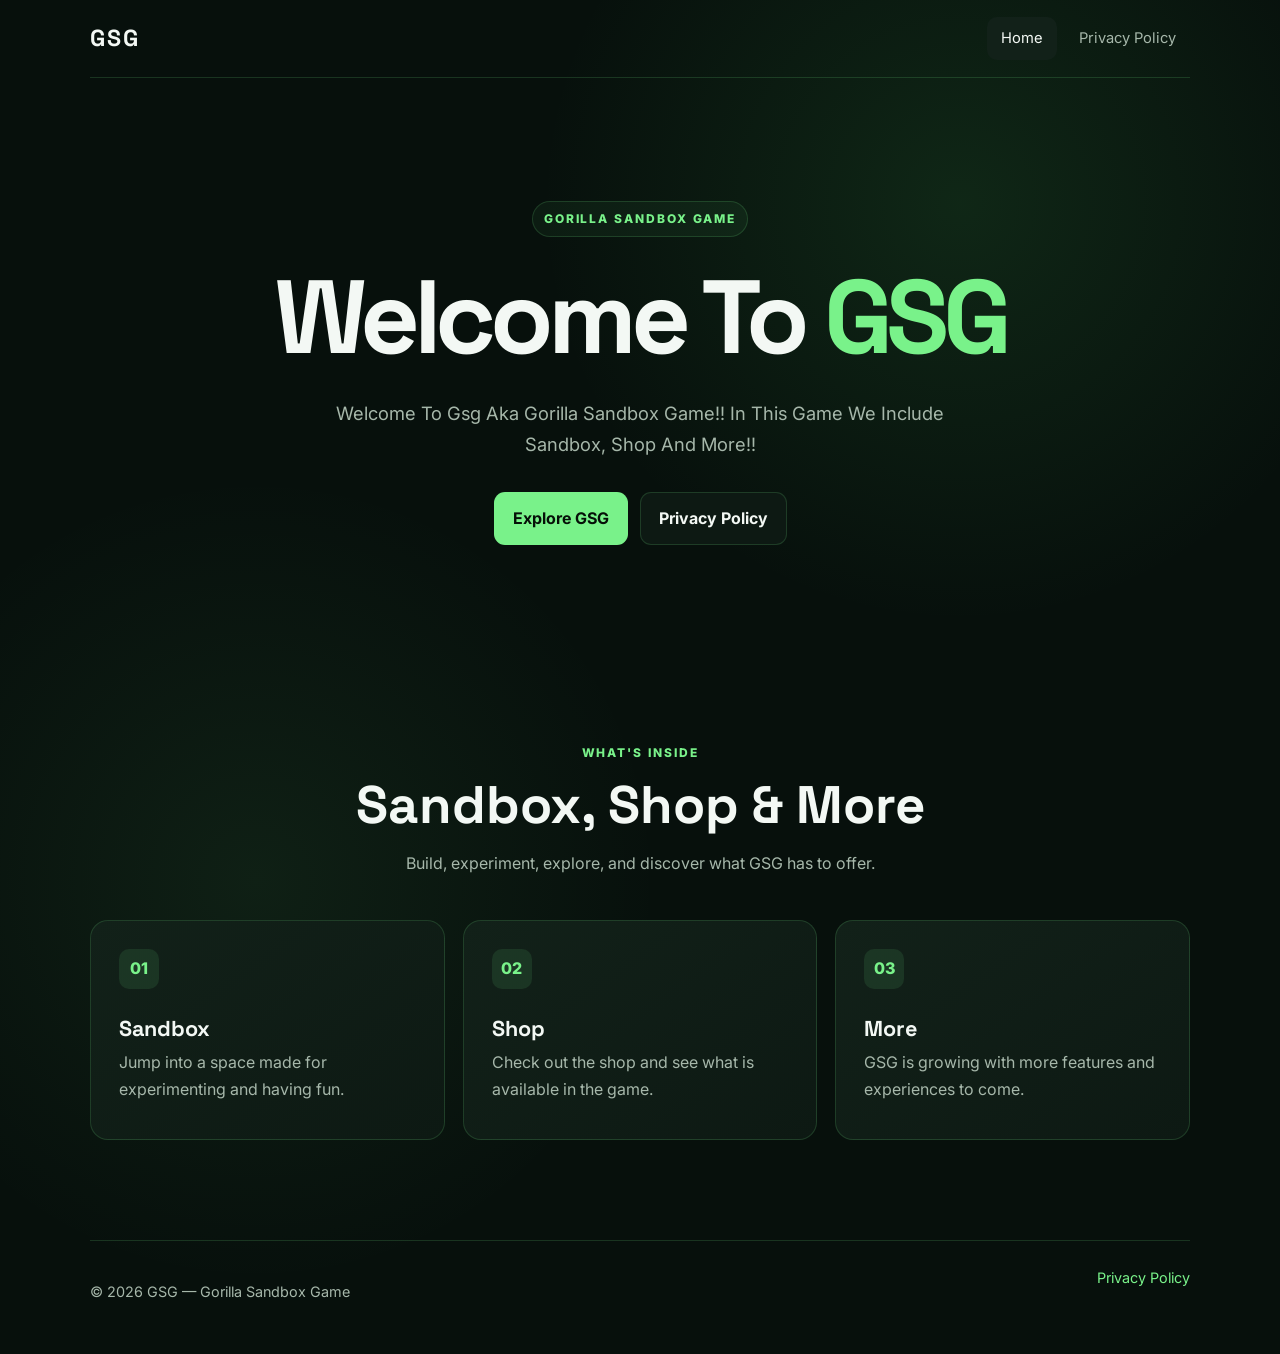
<file: index.html>
<!doctype html>
<html lang="en">
<head>
  <meta charset="UTF-8">
  <meta name="viewport" content="width=device-width, initial-scale=1.0">
  <meta name="description" content="GSG Aka Gorilla Sandbox Game — sandbox, shop and more.">
  <title>Gorilla Sandbox Game</title>
  <link rel="stylesheet" href="style.css">
</head>
<body>
  <header class="site-header">
    <a class="logo" href="index.html">GSG</a>
    <nav aria-label="Main navigation">
      <a class="active" href="index.html">Home</a>
      <a href="privacy.html">Privacy Policy</a>
    </nav>
  </header>

  <main>
    <section class="hero">
      <div class="hero-card">
        <span class="badge">GORILLA SANDBOX GAME</span>
        <h1>Welcome To <span>GSG</span></h1>
        <p>Welcome To Gsg Aka Gorilla Sandbox Game!! In This Game We Include Sandbox, Shop And More!!</p>
        <div class="buttons">
          <a class="button primary" href="#features">Explore GSG</a>
          <a class="button secondary" href="privacy.html">Privacy Policy</a>
        </div>
      </div>
    </section>

    <section id="features" class="features">
      <div class="section-heading">
        <span class="eyebrow">WHAT'S INSIDE</span>
        <h2>Sandbox, Shop &amp; More</h2>
        <p>Build, experiment, explore, and discover what GSG has to offer.</p>
      </div>
      <div class="cards">
        <article class="card">
          <div class="icon">01</div>
          <h3>Sandbox</h3>
          <p>Jump into a space made for experimenting and having fun.</p>
        </article>
        <article class="card">
          <div class="icon">02</div>
          <h3>Shop</h3>
          <p>Check out the shop and see what is available in the game.</p>
        </article>
        <article class="card">
          <div class="icon">03</div>
          <h3>More</h3>
          <p>GSG is growing with more features and experiences to come.</p>
        </article>
      </div>
    </section>
  </main>

  <footer>
    <p>© <span id="year"></span> GSG — Gorilla Sandbox Game</p>
    <a href="privacy.html">Privacy Policy</a>
  </footer>
  <script src="script.js"></script>
</body>
</html>
</file>
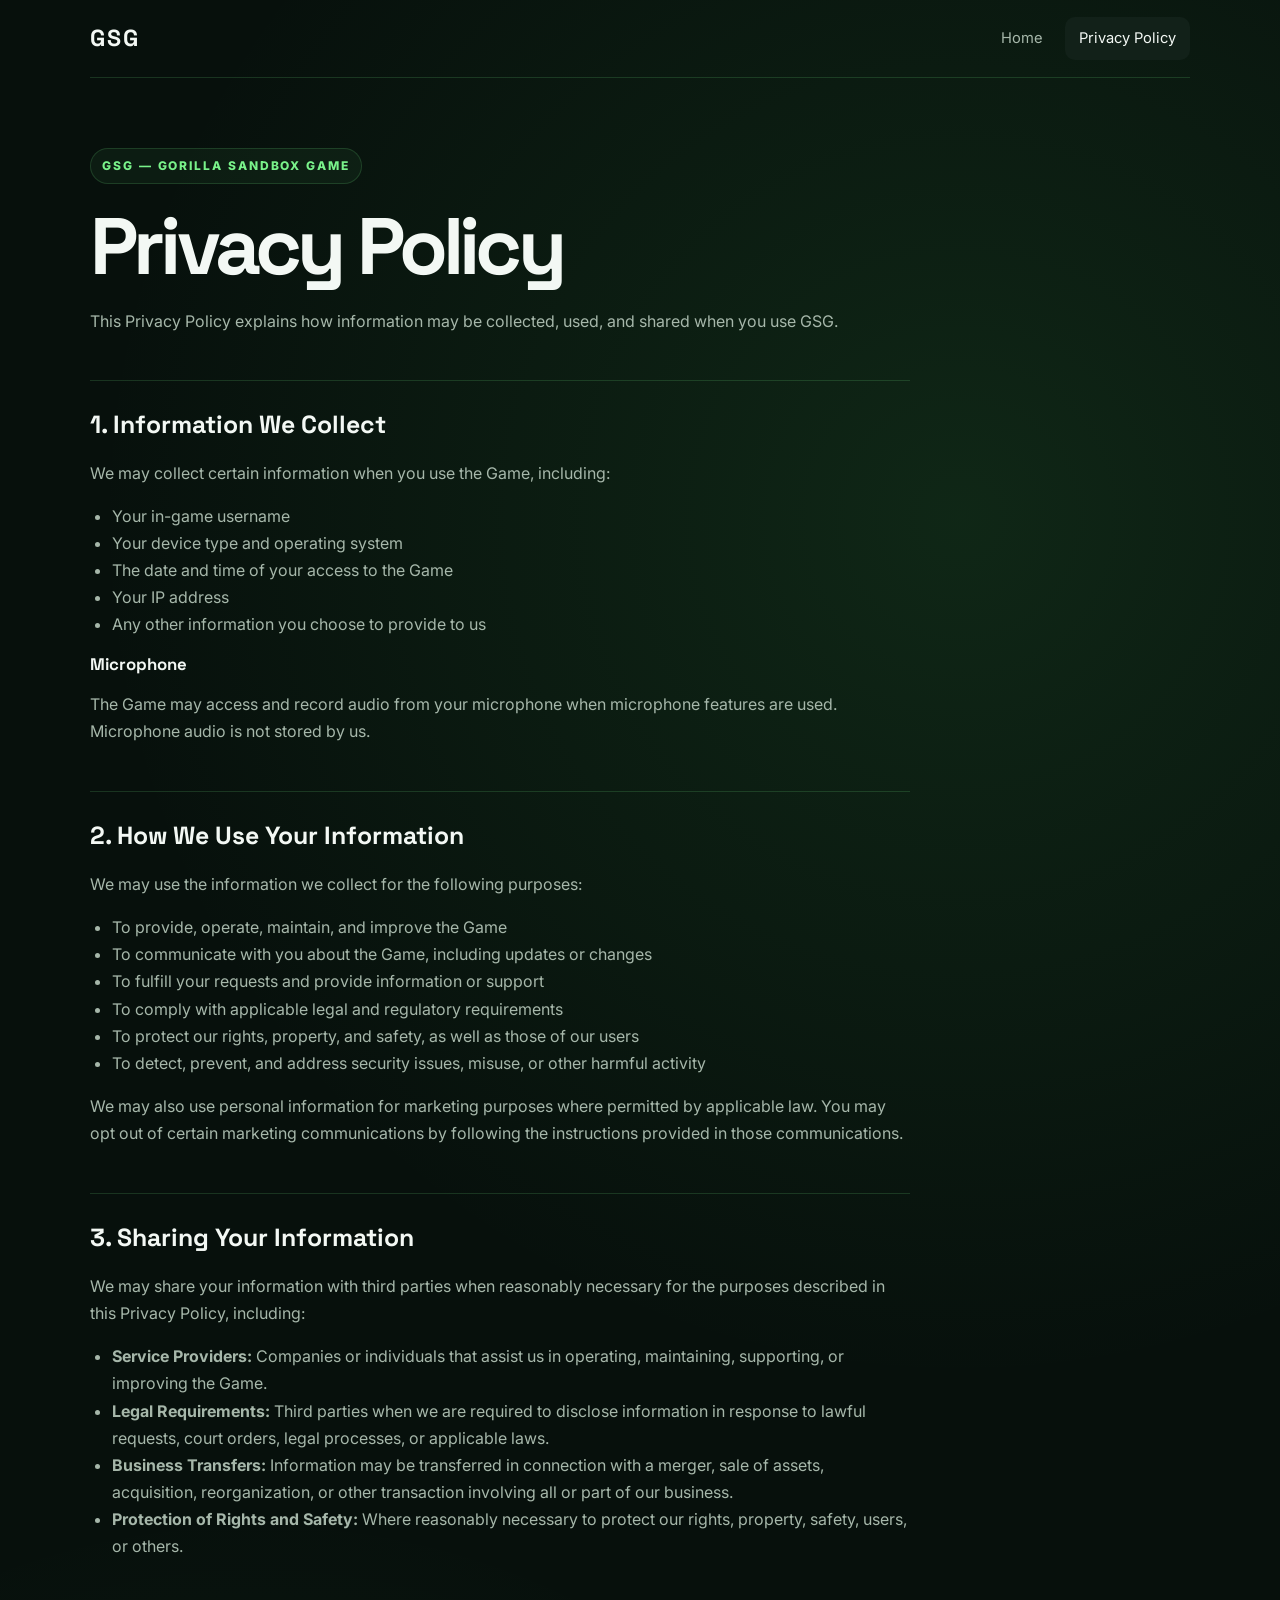
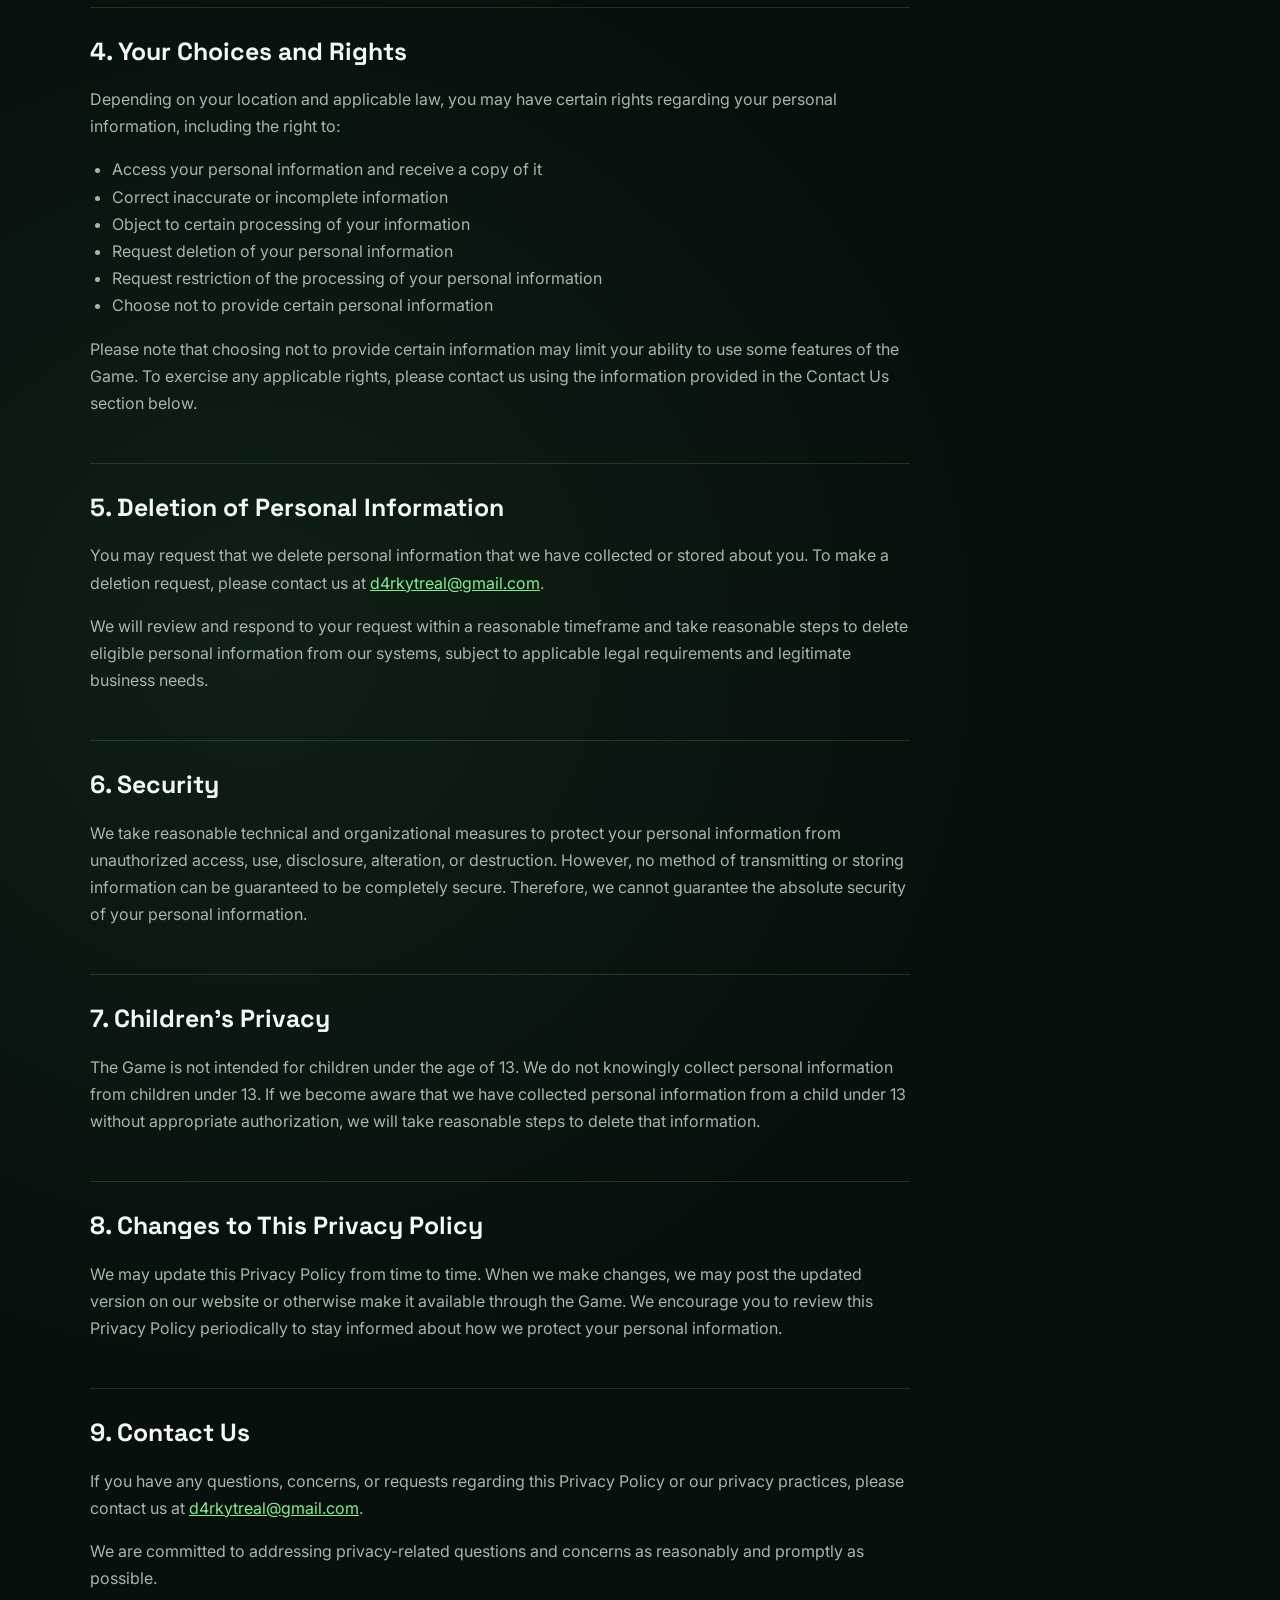
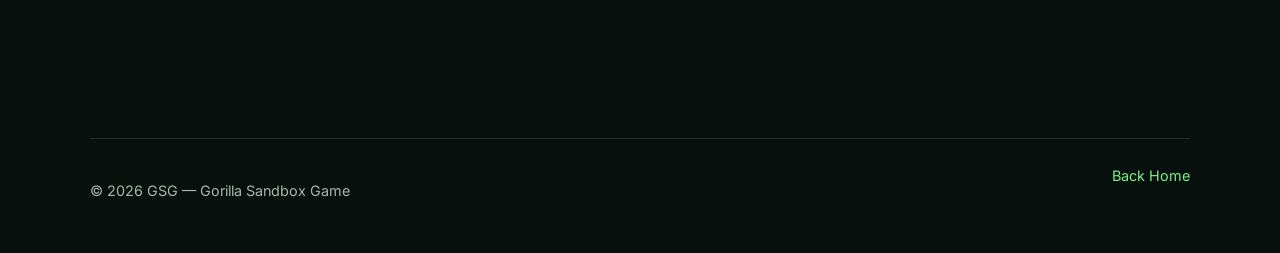
<file: privacy.html>
<!doctype html>
<html lang="en">
<head>
  <meta charset="UTF-8">
  <meta name="viewport" content="width=device-width, initial-scale=1.0">
  <title>Privacy Policy</title>
  <link rel="stylesheet" href="style.css">
</head>
<body>
  <header class="site-header">
    <a class="logo" href="index.html">GSG</a>
    <nav aria-label="Main navigation">
      <a href="index.html">Home</a>
      <a class="active" href="privacy.html">Privacy Policy</a>
    </nav>
  </header>

  <main class="policy-page">
    <div class="policy-intro">
      <span class="badge">GSG — GORILLA SANDBOX GAME</span>
      <h1>Privacy Policy</h1>
      <p>This Privacy Policy explains how information may be collected, used, and shared when you use GSG.</p>
    </div>

    <article class="policy">
      <section>
        <h2>1. Information We Collect</h2>
        <p>We may collect certain information when you use the Game, including:</p>
        <ul>
          <li>Your in-game username</li>
          <li>Your device type and operating system</li>
          <li>The date and time of your access to the Game</li>
          <li>Your IP address</li>
          <li>Any other information you choose to provide to us</li>
        </ul>
        <h3>Microphone</h3>
        <p>The Game may access and record audio from your microphone when microphone features are used. Microphone audio is not stored by us.</p>
      </section>

      <section>
        <h2>2. How We Use Your Information</h2>
        <p>We may use the information we collect for the following purposes:</p>
        <ul>
          <li>To provide, operate, maintain, and improve the Game</li>
          <li>To communicate with you about the Game, including updates or changes</li>
          <li>To fulfill your requests and provide information or support</li>
          <li>To comply with applicable legal and regulatory requirements</li>
          <li>To protect our rights, property, and safety, as well as those of our users</li>
          <li>To detect, prevent, and address security issues, misuse, or other harmful activity</li>
        </ul>
        <p>We may also use personal information for marketing purposes where permitted by applicable law. You may opt out of certain marketing communications by following the instructions provided in those communications.</p>
      </section>

      <section>
        <h2>3. Sharing Your Information</h2>
        <p>We may share your information with third parties when reasonably necessary for the purposes described in this Privacy Policy, including:</p>
        <ul>
          <li><strong>Service Providers:</strong> Companies or individuals that assist us in operating, maintaining, supporting, or improving the Game.</li>
          <li><strong>Legal Requirements:</strong> Third parties when we are required to disclose information in response to lawful requests, court orders, legal processes, or applicable laws.</li>
          <li><strong>Business Transfers:</strong> Information may be transferred in connection with a merger, sale of assets, acquisition, reorganization, or other transaction involving all or part of our business.</li>
          <li><strong>Protection of Rights and Safety:</strong> Where reasonably necessary to protect our rights, property, safety, users, or others.</li>
        </ul>
      </section>

      <section>
        <h2>4. Your Choices and Rights</h2>
        <p>Depending on your location and applicable law, you may have certain rights regarding your personal information, including the right to:</p>
        <ul>
          <li>Access your personal information and receive a copy of it</li>
          <li>Correct inaccurate or incomplete information</li>
          <li>Object to certain processing of your information</li>
          <li>Request deletion of your personal information</li>
          <li>Request restriction of the processing of your personal information</li>
          <li>Choose not to provide certain personal information</li>
        </ul>
        <p>Please note that choosing not to provide certain information may limit your ability to use some features of the Game. To exercise any applicable rights, please contact us using the information provided in the Contact Us section below.</p>
      </section>

      <section>
        <h2>5. Deletion of Personal Information</h2>
        <p>You may request that we delete personal information that we have collected or stored about you. To make a deletion request, please contact us at <a href="mailto:d4rkytreal@gmail.com">d4rkytreal@gmail.com</a>.</p>
        <p>We will review and respond to your request within a reasonable timeframe and take reasonable steps to delete eligible personal information from our systems, subject to applicable legal requirements and legitimate business needs.</p>
      </section>

      <section>
        <h2>6. Security</h2>
        <p>We take reasonable technical and organizational measures to protect your personal information from unauthorized access, use, disclosure, alteration, or destruction. However, no method of transmitting or storing information can be guaranteed to be completely secure. Therefore, we cannot guarantee the absolute security of your personal information.</p>
      </section>

      <section>
        <h2>7. Children's Privacy</h2>
        <p>The Game is not intended for children under the age of 13. We do not knowingly collect personal information from children under 13. If we become aware that we have collected personal information from a child under 13 without appropriate authorization, we will take reasonable steps to delete that information.</p>
      </section>

      <section>
        <h2>8. Changes to This Privacy Policy</h2>
        <p>We may update this Privacy Policy from time to time. When we make changes, we may post the updated version on our website or otherwise make it available through the Game. We encourage you to review this Privacy Policy periodically to stay informed about how we protect your personal information.</p>
      </section>

      <section>
        <h2>9. Contact Us</h2>
        <p>If you have any questions, concerns, or requests regarding this Privacy Policy or our privacy practices, please contact us at <a href="mailto:d4rkytreal@gmail.com">d4rkytreal@gmail.com</a>.</p>
        <p>We are committed to addressing privacy-related questions and concerns as reasonably and promptly as possible.</p>
      </section>
    </article>
  </main>

  <footer>
    <p>© <span id="year"></span> GSG — Gorilla Sandbox Game</p>
    <a href="index.html">Back Home</a>
  </footer>
  <script src="script.js"></script>
</body>
</html>
</file>
<file: style.css>
@import url('https://fonts.googleapis.com/css2?family=Inter:wght@400;500;600;700;800&family=Space+Grotesk:wght@500;600;700&display=swap');

:root {
  --bg: #07100c;
  --surface: #0d1913;
  --surface-2: #122119;
  --text: #f3f8f4;
  --muted: #a6b7aa;
  --accent: #79f28a;
  --accent-2: #c4ffca;
  --border: rgba(121, 242, 138, .16);
  --max: 1100px;
}

* { box-sizing: border-box; }
html { scroll-behavior: smooth; }
body {
  margin: 0;
  color: var(--text);
  background:
    radial-gradient(circle at 75% 15%, rgba(76, 205, 96, .12), transparent 28%),
    radial-gradient(circle at 20% 65%, rgba(121, 242, 138, .07), transparent 30%),
    var(--bg);
  font-family: Inter, system-ui, sans-serif;
  line-height: 1.7;
}
a { color: inherit; text-decoration: none; }

.site-header {
  width: min(var(--max), calc(100% - 40px));
  margin: 0 auto;
  min-height: 78px;
  display: flex;
  align-items: center;
  justify-content: space-between;
  border-bottom: 1px solid var(--border);
}
.logo {
  font: 800 1.45rem/1 Space Grotesk, sans-serif;
  letter-spacing: .08em;
}
nav { display: flex; gap: 8px; }
nav a {
  padding: 9px 14px;
  border-radius: 10px;
  color: var(--muted);
  font-size: .92rem;
  transition: .2s ease;
}
nav a:hover, nav a.active { color: var(--text); background: var(--surface-2); }

.hero {
  width: min(var(--max), calc(100% - 40px));
  min-height: 590px;
  margin: auto;
  display: grid;
  place-items: center;
  text-align: center;
}
.hero-card { max-width: 850px; padding: 70px 0; }
.badge, .eyebrow {
  display: inline-block;
  color: var(--accent);
  font-size: .75rem;
  font-weight: 800;
  letter-spacing: .16em;
}
.badge {
  padding: 7px 11px;
  border: 1px solid var(--border);
  border-radius: 999px;
  background: rgba(121,242,138,.05);
}
h1, h2, h3 { font-family: "Space Grotesk", sans-serif; line-height: 1.12; }
h1 { font-size: clamp(3.2rem, 9vw, 6.5rem); margin: 22px 0; letter-spacing: -.06em; }
h1 span { color: var(--accent); }
.hero p { max-width: 680px; margin: 0 auto; color: var(--muted); font-size: 1.15rem; }
.buttons { display: flex; justify-content: center; gap: 12px; margin-top: 32px; flex-wrap: wrap; }
.button { padding: 12px 18px; border-radius: 11px; font-weight: 700; border: 1px solid var(--border); }
.button.primary { background: var(--accent); color: #061008; }
.button.secondary { background: var(--surface); }

.features, .policy-page {
  width: min(var(--max), calc(100% - 40px));
  margin: 0 auto;
  padding: 70px 0 100px;
}
.section-heading { text-align: center; max-width: 650px; margin: 0 auto 42px; }
.section-heading h2 { font-size: clamp(2rem, 5vw, 3.3rem); margin: 10px 0; }
.section-heading p, .policy-intro p { color: var(--muted); }
.cards { display: grid; grid-template-columns: repeat(3, 1fr); gap: 18px; }
.card {
  padding: 28px;
  min-height: 220px;
  background: linear-gradient(145deg, var(--surface-2), var(--surface));
  border: 1px solid var(--border);
  border-radius: 18px;
}
.icon {
  width: 40px; height: 40px; display: grid; place-items: center;
  border-radius: 10px; background: rgba(121,242,138,.1);
  color: var(--accent); font-weight: 800; margin-bottom: 28px;
}
.card h3 { font-size: 1.35rem; margin: 0 0 8px; }
.card p { color: var(--muted); margin: 0; }

.policy-intro { max-width: 780px; margin-bottom: 45px; }
.policy-intro h1 { font-size: clamp(2.8rem, 7vw, 5rem); margin: 18px 0 10px; }
.policy { max-width: 820px; }
.policy section {
  padding: 30px 0;
  border-top: 1px solid var(--border);
}
.policy h2 { font-size: 1.55rem; margin-top: 0; }
.policy h3 { font-size: 1.05rem; }
.policy p, .policy li { color: var(--muted); }
.policy ul { padding-left: 22px; }
.policy a { color: var(--accent); text-decoration: underline; }

footer {
  width: min(var(--max), calc(100% - 40px));
  margin: auto;
  padding: 25px 0 35px;
  border-top: 1px solid var(--border);
  display: flex;
  justify-content: space-between;
  gap: 15px;
  color: var(--muted);
  font-size: .9rem;
}
footer a { color: var(--accent); }

@media (max-width: 720px) {
  .site-header { min-height: 70px; }
  nav a { padding: 8px 9px; font-size: .82rem; }
  .hero { min-height: 520px; }
  .hero-card { padding: 50px 0; }
  .cards { grid-template-columns: 1fr; }
  .features, .policy-page { padding-top: 55px; }
  footer { flex-direction: column; }
}
</file>
